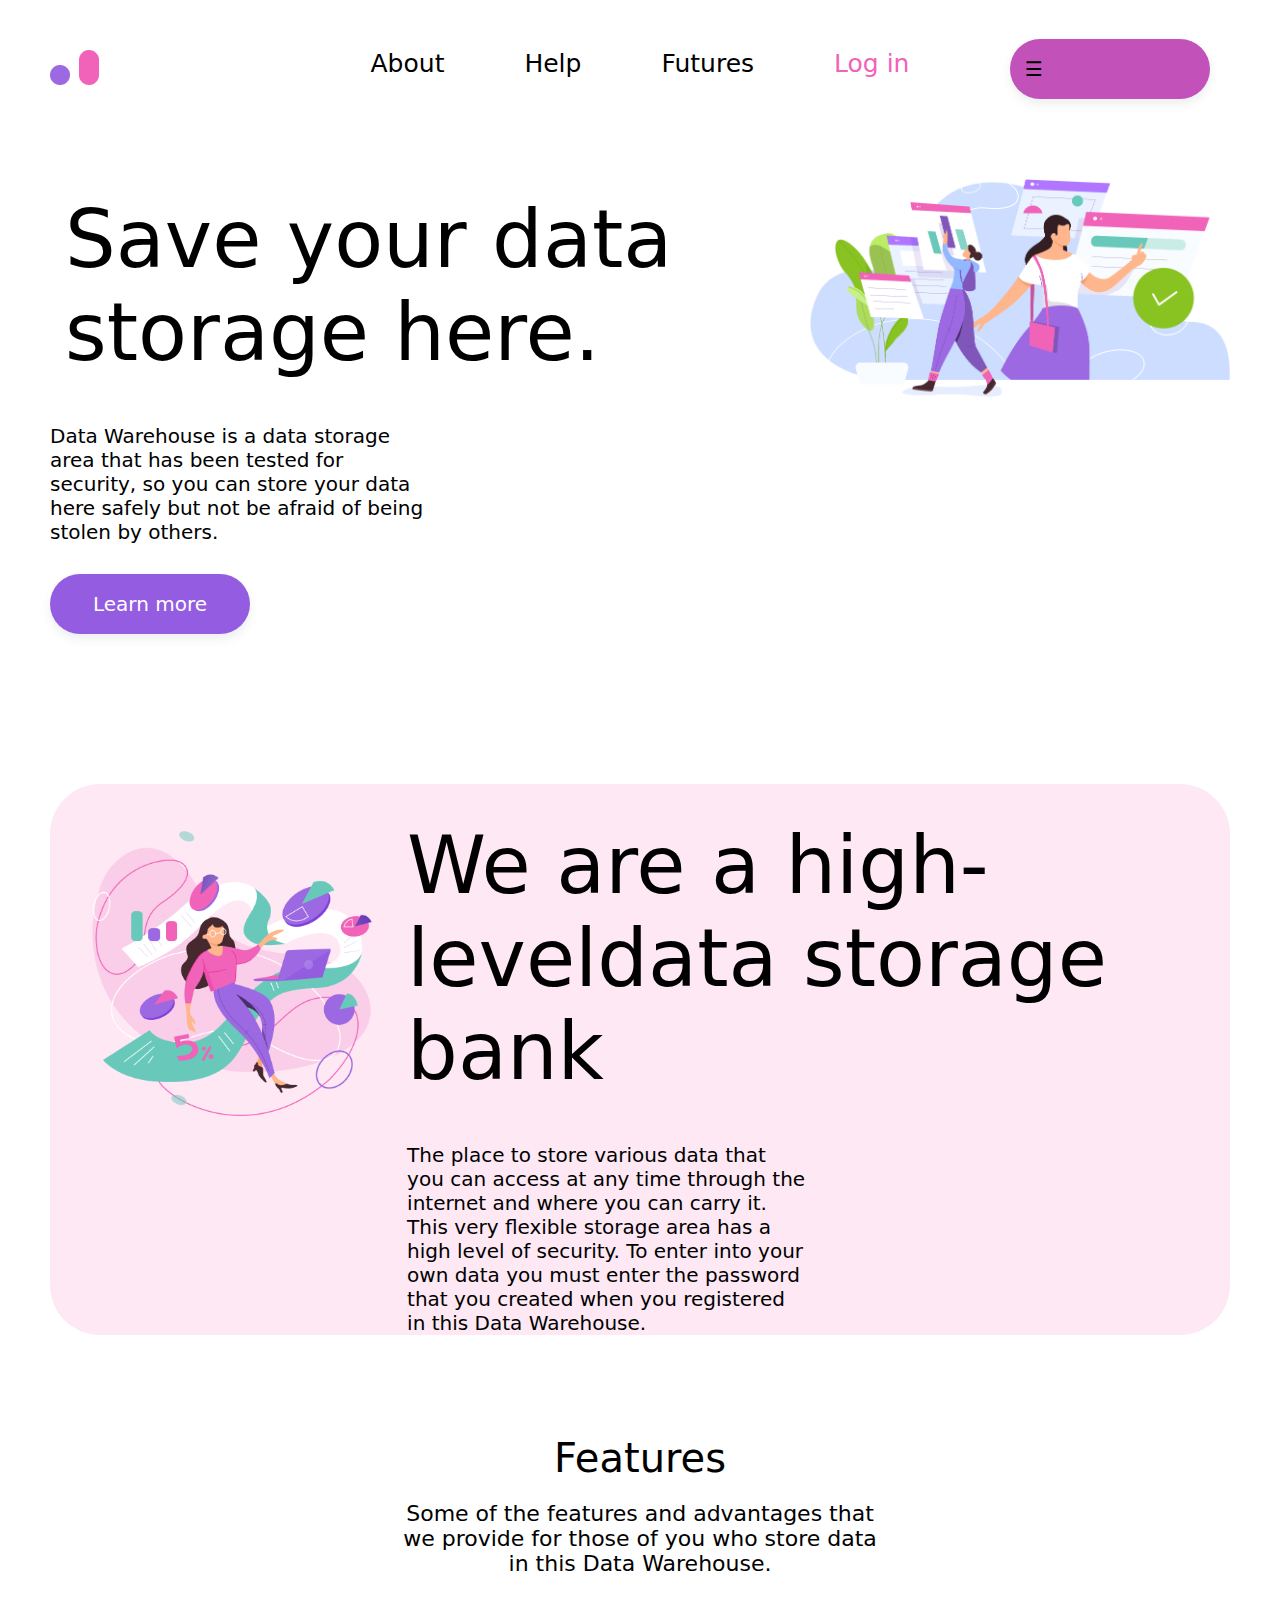
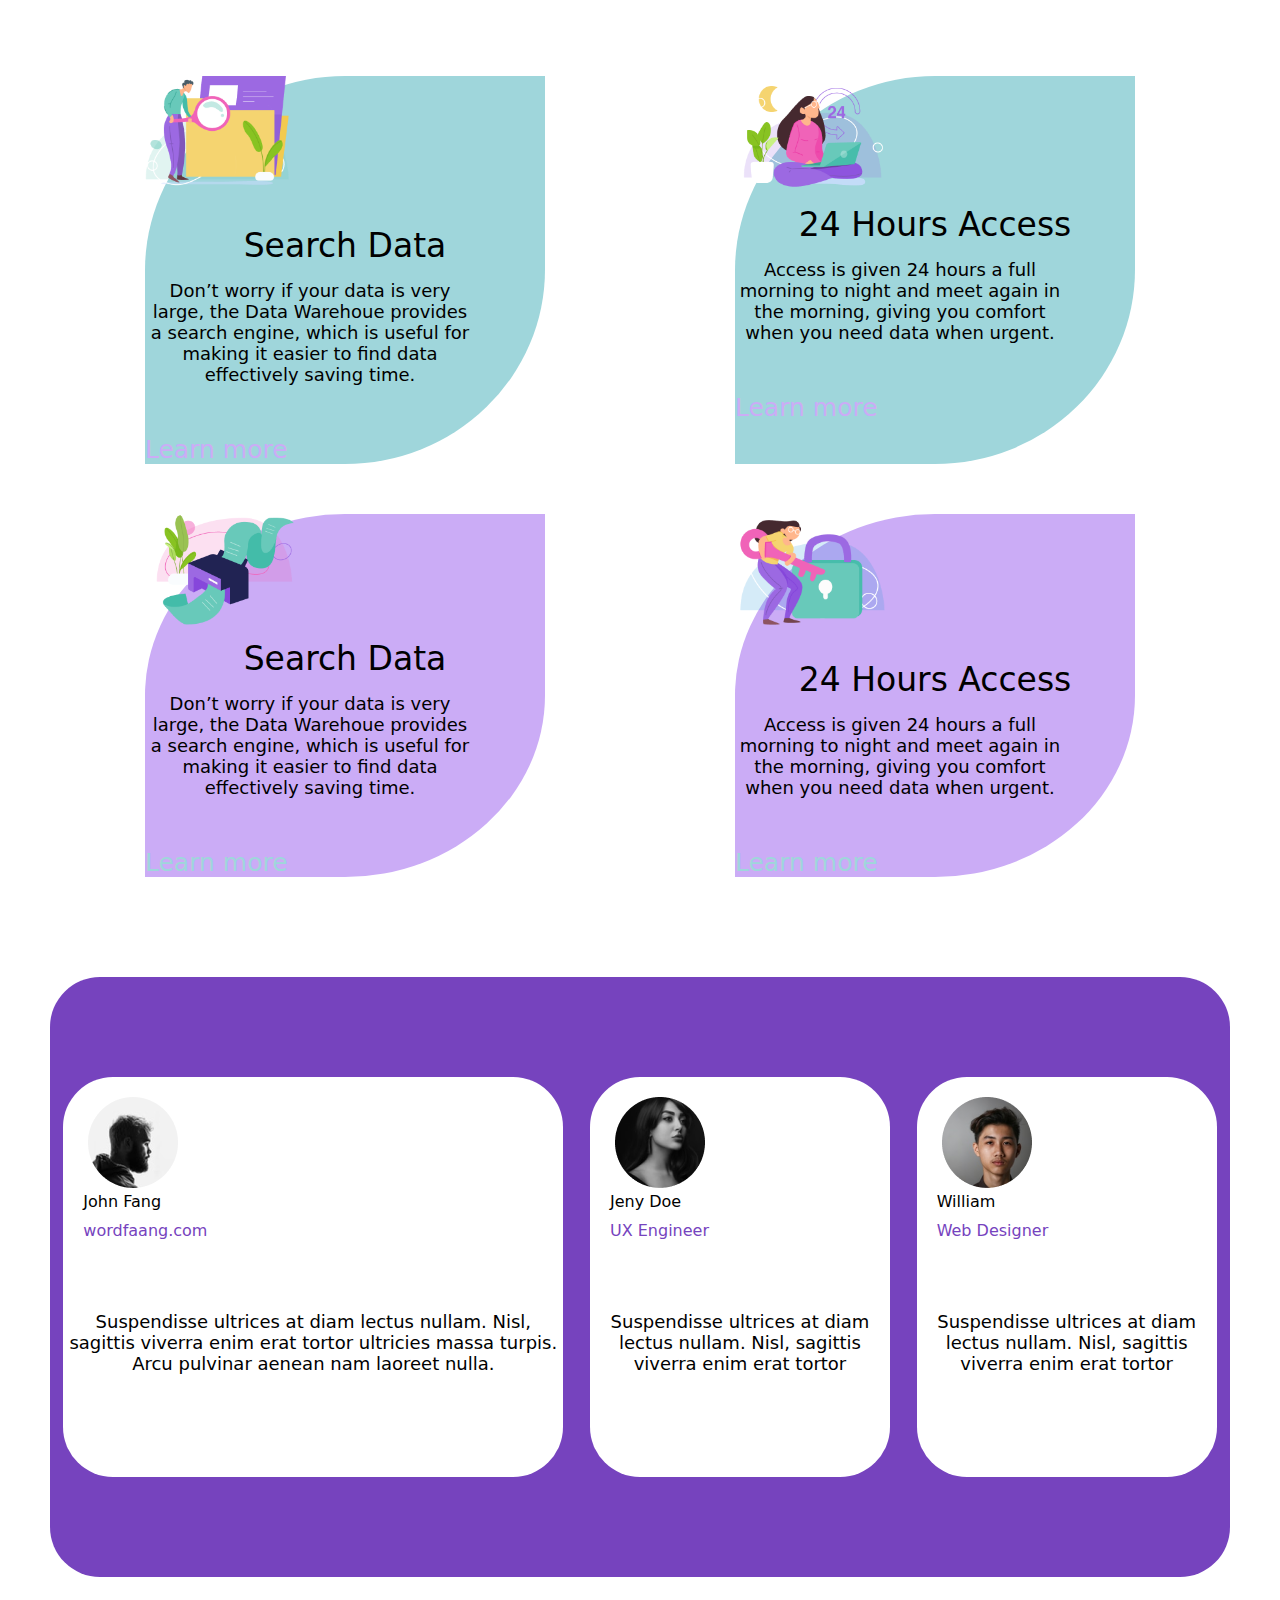
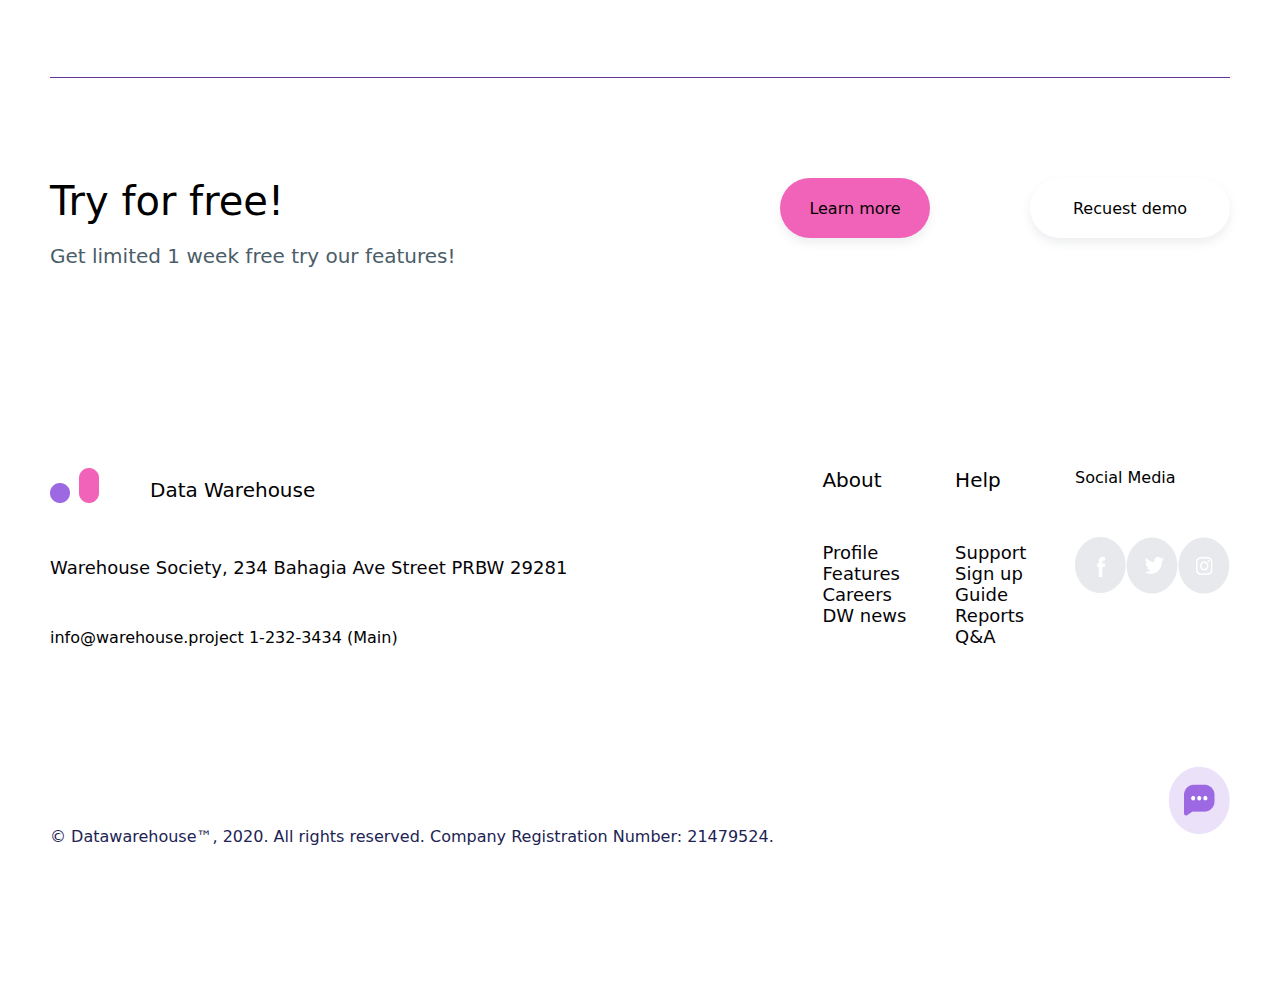
<file: index.html>
<!DOCTYPE html>
<html lang="en">
<head>
    <meta charset="UTF-8">
    <meta http-equiv="X-UA-Compatible" content="IE=edge">
    <meta name="viewport" content="width=device-width, initial-scale=1.0">
    <link rel="stylesheet" href="./my.css/reset.css"/>
    <link rel="stylesheet" href="./my.css/style.css"/>
    <title>Document</title>
</head>
    <body>
        <header>
            <div class="head">
                <div class="headitem">
                  <div>
                       <img src="./assets/images/Logo.png" alt="Logo"/> 
                </div>
           </div>
    <div id="mySidebar" class="sidebar">
        <a href="javascript:void(0)" class="closebtn" onclick="closeNav()">&times;</a>
        
        <a href="#">About</a>
        <a href="#">Help</a>
        <a href="#">Futures</a>
        <a href="#">Log in</a>
      </div>
      
      <div id="main">
        <button class="openbtn" onclick="openNav()">&#9776;</button>
      </div>
</div>
    <nav >
        <ul>
            <li><a href="#">About</a></li>
            <li> <a href="#">Help </a></li>
            <li><a href="#">Futures </a></li>
            <li class="colorpink"><a href="./contact.html">Log in</a></li>
        </ul>   
    </nav>
    
        
    
      
 </header>
      <main>
          <div class="flex1">
               <div class="text">
                     <h6>Save your data storage here.</h6>
                      <p>Data Warehouse is a data storage area that has been
                     tested for security, so you can store your data here
                     safely but not be afraid of being stolen by others.</p>
                     <div class="textbutton">
                        <button>
                         <h2>Learn more </h2>
                        </button>
                         </div>
                 </div>
                 <div class="poto1">
                    <div>
                      <img src="./assets/images/image1 1.png" alt="image1">
                    </div>
                 </div>
         </div>

             <div class="flex2">
                   <div class="poto2">
                    <div>
                        <img src="./assets/images/image2.png" alt="image2">
                    </div>
                    </div>
                  <div class="text1">
                       <h6>We are a high-leveldata storage bank</h6>
                       <p>The place to store various data that you can access at any time through the internet  and where you can carry it. 
                        This very flexible storage area has a high level of security. To enter into your own data you must enter the password that you created when you registered in this Data Warehouse. </p>
                    </div>
             </div> 
            <div class="title">
                 <h4>Features</h4>
                 <p>Some of the features and advantages that we provide for those of you who store data in this Data Warehouse.</p>
            </div>
        <div class="flex3">
            
            <div class="flex3text">
                <div class="flex3poto">
                    <img src="./assets/images/image3 1.png" alt="image3">
                </div>
                   <div>
                        <h2>Search Data</h2>
                       <p>Don’t worry if your data is very large, 
                      the Data Warehoue provides a search engine, which is useful for making it easier 
                       to find data effectively saving time.</p>
                       <div>
                        <h3>Learn more</h3>
                        </div>
                   </div>
                </div>
            
            <div class="flex3text">
                <div class="flex3poto">
                    <img src="./assets/images/image4.png" alt="image4">
                </div>
                <div>
                     <h2>24 Hours Access</h2>
                     <p>Access is given 24 hours a full morning to night and
                        meet again in the morning, giving you comfort when
                       you need data when urgent.</p>
                        <h3>Learn more</h3>
                    </div>
                </div>
                </div>
          </div>

            <div class="flex4">
            
                <div class="flex4text">
                      <div class="flex4poto">
                    <img src="./assets/images/image5 1.png" alt="image5" />
                    </div>
                
                    <div>
                     <h2>Search Data</h2>
                         <p>Don’t worry if your data is very large, 
                         the Data Warehoue provides a search 
                          engine, which is useful for making it easier 
                          to find data effectively saving time.</p>
                     </div>
                        <div>
                           <h3>Learn more</h3>
                       </div>
                    
                </div>
            
            <div class="flex4text">
                      <div class="flex4poto">
                          <img src="./assets/images/image6 1.png" alt="image6">
                      </div>
                      <div>
                           <h2>24 Hours Access</h2>
                          <p>Access is given 24 hours a full morning to night and
                          meet again in the morning, giving you comfort when
                         you need data when urgent.</p>
                      </div>
                      <div>
                            <h3>Learn more</h3>
                      </div>
                </div>
            </div>
         <div class="flex5">
             <div class="flex5aitem first">
                  <div>
                    <img src="./assets/images/Ellipse 76.png" alt="ellipse76">
                  </div>
              <div>
                   <h1>John Fang </h1>
                   <h2>wordfaang.com</h2>
                <p>Suspendisse ultrices at diam lectus nullam. 
                    Nisl, sagittis viverra enim erat tortor
                     ultricies massa turpis. Arcu pulvinar
                      aenean nam laoreet nulla.</p>
              </div>
         </div>

          <div class="flex5aitem">
            <div>
              <img src="./assets/images/Ellipse 77.png" alt="ellipse77">
            </div>
            <div>
              <h1>Jeny Doe</h1>
              <h2>UX Engineer</h2>
              <p>Suspendisse ultrices at diam lectus 
                nullam. Nisl, sagittis viverra 
                enim erat tortor</p>
            </div>
         </div>

          <div class="flex5aitem">
                <div>
                    <img src="./assets/images/Ellipse 78.png" alt="ellipse78">
                 </div>
                   <div>
                      <h1>William</h1>
                       <h2>Web Designer</h2>
                      <p>Suspendisse ultrices at diam lectus 
                       nullam. Nisl, sagittis viverra enim 
                        erat tortor</p>
                 </div>
           </div>
      </main>
     <div class="line"></div>
     <footer>
        <div class="flextitle">

        <div class="title2">
            <h1>Try for free!</h1>
            <h2>Get limited 1 week free try our features!</h2>
        </div>
          
        <div class="button2">
            <div class="button3 pinck ">
                <button>
                 <h2> Learn more </h2>
                </button>
                 </div>
                 <div class="button3  ">
                    <button>
                     <h2>Recuest demo </h2>
                    </button>
                     </div>
            </div>
             </div>
              <div class="footer">
            <div class="footeritem logo3">
                <h1 class="data">Data Warehouse</h1>
                <div>
                    <img src="./assets/images/Logo.png" alt="logo2">
                </div>
                <h2>Warehouse Society, 234
 
                    Bahagia Ave Street 
                    PRBW 29281
                    </h2>
                    <h3>info@warehouse.project
                        1-232-3434 (Main)</h3>
                        <h4>© Datawarehouse™, 2020. All rights reserved.
                            Company Registration Number: 21479524.</h4>
            </div>
            <div class="footeritem">
                <div class="mob1">
                <h1>About </h1>
               <h2>Profile <br>
                   Features <br>
                    
                 Careers <br>
                    
                    DW news <br>
               </h2>
                </div>
            </div>
  
            <div class="footeritem">
                <div class="mob2">
               <h1>Help </h1>
              <h2> Support  <br>
               Sign up <br>
               Guide <br>
                Reports <br>
               Q&A </h2>

              </div>
            </div>
            <div class="footeritem">
                <h5 >Social Media</h5>
                <div class="icon">
                    <div class="icon1">
                        <img src="./assets/images/f.png" alt="fb">
                    </div>
                    <div class="icon1">
                        <img src="./assets/images/t.png" alt="tw">
                    </div>
                    <div class="icon1">
                        <img src="./assets/images/i.png" alt="insta">
                    </div>

                </div>

            </div>
        </div>
        <div class="end">
            <div class="contact">
                <img src="./assets/images/Group 64.png" alt="Group64" />
            </div>
        </div>
        <div class="div"></div>
     </footer>
     <script src="./my.js"> </script>
</body>
</html>
</file>
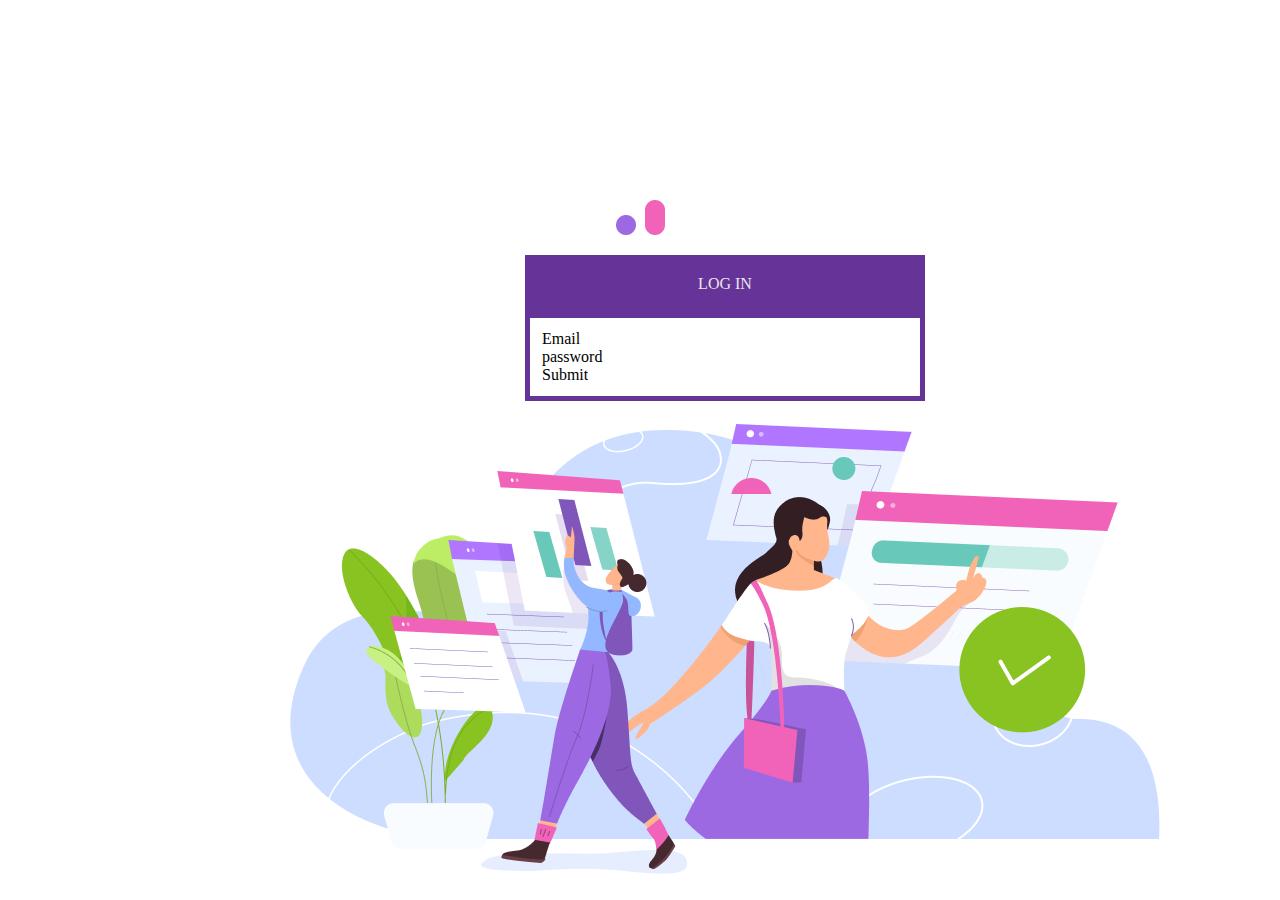
<file: contact.html>
<!DOCTYPE html>
<html lang="en">
<head>
    <meta charset="UTF-8">
    <meta http-equiv="X-UA-Compatible" content="IE=edge">
    <meta name="viewport" content="width=device-width, initial-scale=1.0">
    <link rel="stylesheet" href="./my.css/reset.css"/>
    <link rel="stylesheet" href="./my.css/contact.css"/>
    <title>Document</title>
</head>
<body>
   <header>
    <a href="index.html">
        <div class="logo">
    <img src="./assets/images/Logo.png" alt="logo"></a>
       </div>
</header>
    <div class="log-in">
       <div class="login"></div>
       <div class="lougin-rtingli"></div>
       <h2 class="login-header">LOG IN</h2>
         <form action="" class="login-conteiner"> 
        <p><input type="email" placeholder=Email></p>
        <p> <input type="password" placeholder="password"></p>
        <p class="submit"><input type="submit" placeholder="password"></p>
         </form>
      <div class="poto">
        <img src="./assets/images/image1 1.png" alt="image1">
      </div>
   </div>
</body>
</html>
</file>
<file: my.css/style.css>
body {
    margin: 50px;
    font-family: system-ui, -apple-system, BlinkMacSystemFont, 'Segoe UI', Roboto, Oxygen, Ubuntu, Cantarell, 'Open Sans', 'Helvetica Neue', sans-serif;
}
ul {
    display: flex;
    justify-content: center;
    gap: 80px;
    margin-top: -70px;
    
}
li {
    font-size: 25px;
}
li::before {
    content: "";
    position: absolute;
    left: 0;
    bottom: 0;
    width: 100%;
    height: 2px;
    background: rgb(200, 91, 212);
    border: 5px;
    scale: .0;
    transform-origin: left;
    transform: scale .25s;
}
li:hover::before {
scale: 1;
}
ul :nth-child(4) {
    color: rgba(240, 99, 184, 1);

}
.button1 {
    margin: -50px;
    padding-right: 50px;
}
button {
   
    width: 200px;
    height: 60px;
    box-shadow: 0px 5px 10px rgba(75, 93, 104, 0.1);
    border-radius: 50px
}
.sidebar {
   
    height: 200px; 
    width: 0; 
    position: fixed; 
    z-index: 1; 
    top: 0;
    right:  0px;
    background-color: #640569; 
    overflow-x: hidden; 
    transition: 0.5s; }
  .sidebar a {
    padding: 8px 8px 8px 32px;
    text-decoration: none;
    font-size: 25px;
    color: #818181;
    display: block;
    transition: 0.5s;
  }
  .sidebar a:hover {
    color: #f1f1f1;
  }
  .sidebar .closebtn {
    position: absolute;
    top: 0;
    right: 25px;
    font-size: 36px;
    margin-left: 50px;
  }
  .openbtn {
    width: 200px;
    font-size: 20px;
    cursor: pointer;
    background-color: #c251b9;
    color: rgb(2, 1, 1);
    padding: 10px 15px;
    border: none;
    margin-top: -10px;

  }
  .openbtn:hover {
    background-color: #6f32b6;
  } 
  #main {
    display: flex;
    justify-content: end;
    transition: margin-left .5s; 
    padding: 20px;
    margin-top: -60px;
    margin-left: 80px;
  }
.flex1 {
    display: flex;
    justify-content: space-around;
    margin-top: 100px;
   
}
.text h6 {
    width: 100%;
    font-size:80px;
}
.text p {
margin-top: 30px;
width: 50%;
font-size: 20px;
}
.flex2 {
    display: flex;
    justify-content: space-around;
    margin-top: 150px;
    background: rgba(240, 99, 184, 0.15);
    border-radius: 50px;
}
.text1 h6 {
font-size:80px;
margin-top: 20px;
padding-left: 20px;

}
.text1 p {
width: 50%;
margin-top: 30px;
font-size: 20px;
padding-left: 20px;

}
.textbutton {
  background: #945ce1;
  width: 200px;
  height:60px;
  border-radius: 50px;
  margin-top: 30px;
}
.textbutton h2 {
    font-size:20px;
    color: #ffffff;
    text-align: center;
}
.poto2 {
    width: 100%;
}
.title {
    display: flex;
   flex-direction: column;
   align-items: center;
   margin-top: 100px;
}
.title h4 {
    font-size: 40px;
}
.title p {
    width: 500px;
    font-size: 22px;
    margin-top: 20px;
    text-align: center;

}
.flex3 {
    display: flex;
    justify-content: space-around;
    margin-top: 100px;
}
.flex3text {
    width:400px;
   background: #9fd6db;
   border-radius: 50% 0%;
}
.flex3text img {
    width: 150px;
    
}
.flex4{
    display: flex;
    justify-content: space-around;
    margin-top: 50px;
}
.flex3text h2 {
    font-size: 33px;
    text-align: center;
    padding-top: 10px;
}
.flex3text p {
    padding-top: 15px;
    font-size:18px;
    padding-right: 70px;
    text-align: center;
}
.flex4text {
    width: 400px;
    background: #cbacf6;
    border-radius: 50% 0%;
}
.flex4text img {
    width: 150px;
    
}
.flex4text h2 {
    font-size: 33px;
    text-align: center;
    padding-top: 10px;
}
.flex4text p {
     padding-top: 15px;
    font-size:18px;
    padding-right: 70px;
    text-align: center;
}
.flex4text h3 {
    color: #9fd6db; 
    font-size:25px;
    padding-top: 50px;
}
.flex3text h3 {
    color: #cbacf6 ;
    font-size: 25px;
    padding-top: 50px;
}
.flex5 {
    display: flex;
    justify-content: space-around;
    align-items: center;
    margin-top: 100px;
    background: #7643be;
    border-radius: 50px;
    height: 600px;
}
.flex5aitem {
    height: 400px;
    width: 300px;
    background: #ffffff;
    border-radius: 50px;
}
.flex5aitem img {
    margin-top: 20px;
    padding-left: 25px;
}
.flex5aitem h1 {
    margin-left: 20px;
}
.flex5aitem h2 {
    color: #7643be;
    padding-top: 10px;
    margin-left: 20px;
    height: 50px;
}
.flex5aitem p {
    text-align: center;
    font-size: 18px;
    padding-top: 50px; 
}
.first {
    width: 500px;
}
.line {
    background: rebeccapurple;
    margin-top: 100px;
    height: 1px;
}
 .flextitle {
    display: flex;
    margin-top: 100px;
    justify-content: space-between;
 }
 .title2 h1 {
    font-size: 40px;
 }
 .title2 h2 {
    font-size: 20px;
    padding-top: 20px;
    color: #4B5D68;
 }
.button2 {
    display: flex;
    justify-content: space-between;
    width: 450px;
}
.pinck {
    background: #F063B8;
    width: 150px;
    height: 60.17px;
     border-radius: 50px;
}
.pinck button {
    width: 150px;
}
.button3 h2 {
    text-align: center;
}
.footer {
    display: flex;
    justify-content: space-between;
    margin-top: 200px;
}
.footeritem {
    position: relative;
    
} 
.data {
    position: absolute;
    margin-left: 100px;
    padding-top: 10px;

}
.footeritem h2 {
    padding-top: 50px;
    font-size: 18px;
    gap: 20px;
    color: #050307;
    
}
.footeritem h3 {
    padding-top: 50px;
}
.footeritem h4 {
    color: #212353;
    padding-top: 180px; 
    text-align: center;
}
.footeritem h1 {
    font-size: 20px;
    color: rgb(0, 0, 0);
}
h6 {
    padding: 15px;
}
.icon {
    display: flex;
    margin-top: 50px; 
}
.end {
    display: flex;
    justify-content: end;
    margin-top: -80px;
}
.div {
    height: 100px;
}
@media ( max-width: 768px) { 
    nav{ 
        margin-top: 70px;
    }
        li { 
            color: #ffffff;
            font-size: 15px; 
    }
    ul :nth-child(3) {
        margin-left: 20px;
    }
    ul {
        gap: 30px;
    }
    .openbtn {
        width: 50px;
    }
     .flex1 {
        flex-direction: column-reverse;
    }
     .text h6 {
       text-align: center;
        font-size: 30px;
        color: #642185;
    }
    .text p {
        text-align: center;
        margin-left: 75px;
    }
    .textbutton {
        
        margin-left: 45px
    }
    .flex2 {
        flex-direction:column;
        margin-top: 50px;
    
    }
    .text1 h6 {
        text-align: center;
        font-size: 23px;
        color: #642185;
    }
    .text1 p {
        text-align: center;
        margin-left: 70px;
    }
    .title h4 {
        color: #642185;
    }
    .title p {
        width: 250px;
        height: 200px;
        font-size: 20px;
    }
    .flex3 {
        height: 1100px;
        
        flex-direction: column;
       
    }
    .flex3text{
        width: 300px;
        margin-top: -200px
    }
    .flex4text {
        width: 300px;
    }
    .flex4 {
        height: 1100px;
        flex-direction: column;
        margin-top:-100px
    }
    .flex3 img  {
        margin-left:120px;
    }
    .flex4 img {
        margin-left:120px ;
    }
    .flex3 h3 {
        margin-left: 50px;
    }
    .flex4 h3 {
        margin-left: 50px;
    }
    .flex3 p {
        font-size: 22px;
        margin-left:30px;
    }
    .flex4 p{
        font-size: 22px;
        margin-left:30px

    }
    .flex5 {
        height:1300px;
        margin-top: 30px;
        flex-direction: column;
       
         background:none;
    }
    .flex5aitem {
      width: 300px;
      height: 400px;
        border: #7643be solid 2px;  
    }
    .first {
        height: 400px;
        width:300px;
    }
    .flex5 img {
        margin-left: 80px;
    }
    .flex5 h1 {
        margin-left:95px;
        font-size: 25px;
    }
    .flex5 h2 {
        margin-left:90px;
        font-size:20px;
    }
    .flex5 p {
        text-align: center;
        align-items: center;   
    }
    .line {
        margin-top: 50px;
    }
    .flextitle h1 {
        color: #7643be;
        margin-top: -90px;
        width: 200px;
        margin-left: 50px;
    }
    .flextitle h2 {
        text-align: center;
        margin-left: 40px;
    }
    .button2 {
       flex-direction: column;
       margin-top: 50px;  
    }
    .button3 {
        width: 200px;
        margin-left: -200px; 
    }
    .footer {
        flex-direction: column;
    }
    .footeritem {
        margin-top: -70px;
    }
    .footer img {
        margin-left:50px
    }
    .data  {
        margin-left: 130px;
    }
    .footeritem h4 {
        padding-top: 50px;
    }
    .footeritem h1 {
     color: #7643be;
     
    }
    .mob1 h2 {
        margin-left: 200px;
    }
    .mob1 h1 {
        margin-left: 200px;
        margin-top: 100px;
    }
    .mob2 h2 {
        padding-top: -50px
    }
    .mob2 h1 {
        margin-top: -80px;
    }
    .footeritem img{
        margin-top: 0px;
        margin-left: 10px;
    }
    .footeritem h5 {
        color: #7643be;
        margin-top: 100px;
        font-size: 20px;
        margin-left: 100px;
    }
    .pinck button{
        width: 200px;
    }
    .end {
       margin-top: -60px; 
    }
}
</file>
<file: my.css/contact.css>
body {
  margin-top: 200px; 
}
.login {
    width: 400px;
    margin:16px auto;
    font-size: 16px;
}
.loginheader,
.login p {
    margin-top: 0px;
    margin-bottom: 0px;
}
.login-tringli {
    width: 0px;
    margin-right: auto;
    margin-left: auto;
    border: 12px solid transparent;
    border-bottom-color: blueviolet;
}
.login-header {
    width: 400px;
    background: rebeccapurple;
    padding: 20px;
    font-size: 1,4em;
    font-weight:normal;
    text-align:center;
    text-transform: uppercase;
    color: rgb(231, 231, 231) ;
}
.login-conteiner {
    width: 400px;
    background-color: rgb(181, 181, 181);
    padding: 12px; 
    background:#fff;
    border: rebeccapurple solid 5px;
}
.login p {
    padding: 12px;
}
.login input {
    box-sizing: border-box;
    display: block;
    width: 100%;
    border-width: 1px;
    border-style: solid;
    padding: 16px;
    outline: 0px;
    font-family:inherit;
    font-size:95em;
}
.login input[ type='email']:focus,
.login input [type='password']:focus {
    border-color:#888 ;
}
.login input[ type='submit']{
    background: rebeccapurple;
    border-color: transparent;
    color:#fff;
    cursor: pointer;
}
.poto {
    margin-left: -250px;
    padding-top: 20px;
   
}
.log-in {
    margin-left: 525px;
    }

.logo {
    display: flex;
    justify-content: center;
    
   
}




@media (max-width: 767px) {
    body {
        margin-top: 50px;
        
    }
    .log-in {
        width: 300px;
        display: flex;
       flex-direction: column;
       margin-left: -00px;
    }
    .poto {
        width: 400px;
        margin-left: 00px;
    }
}
</file>
